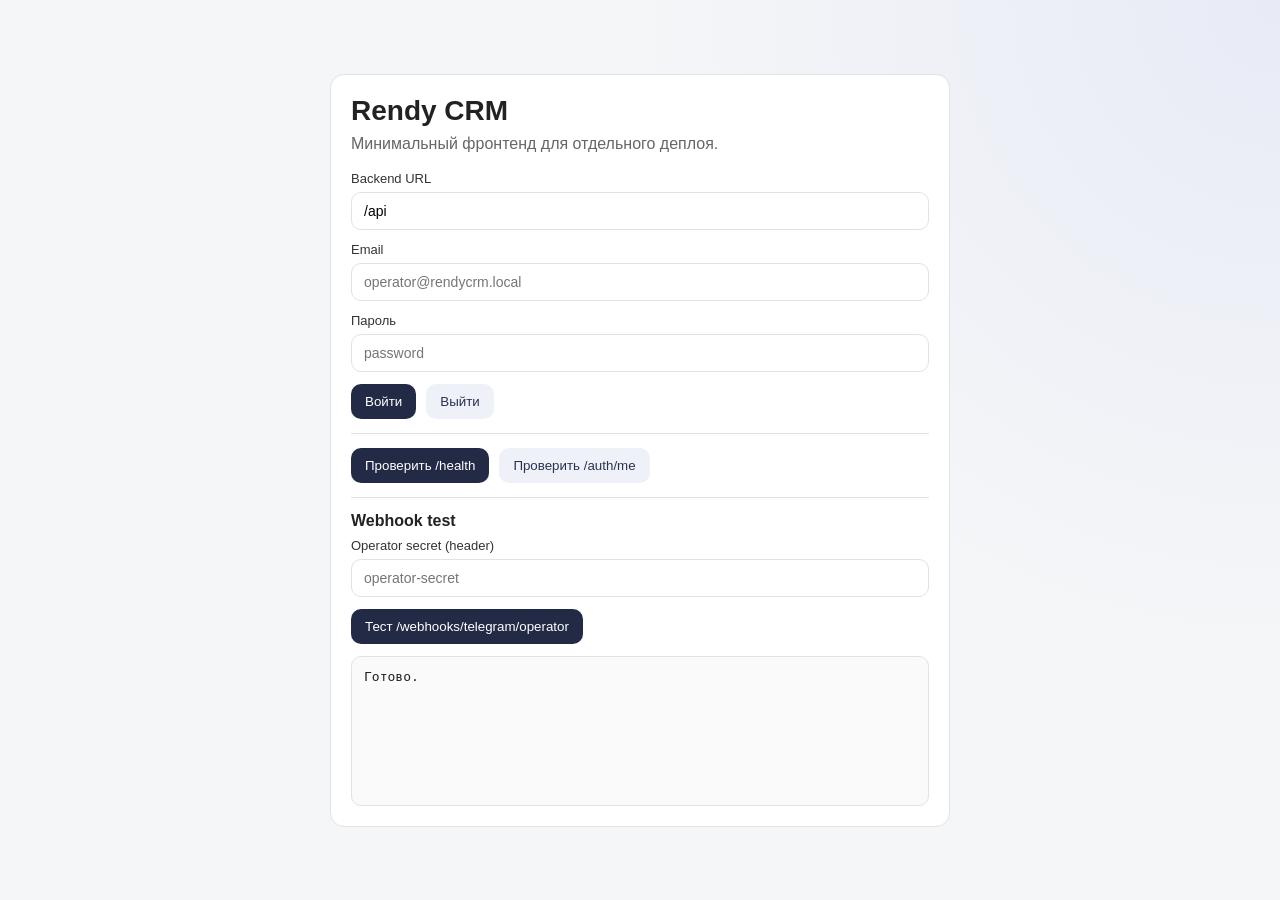
<file: index.html>
<!doctype html>
<html lang="ru">
  <head>
    <meta charset="UTF-8" />
    <meta name="viewport" content="width=device-width,initial-scale=1" />
    <title>Rendy CRM</title>
    <link rel="stylesheet" href="/styles.css" />
  </head>
  <body>
    <main class="layout">
      <section class="card">
        <h1>Rendy CRM</h1>
        <p class="muted">Минимальный фронтенд для отдельного деплоя.</p>

        <div class="field">
          <label for="apiUrl">Backend URL</label>
          <input id="apiUrl" placeholder="/api или https://your-backend.example.com" />
        </div>

        <div class="field">
          <label for="email">Email</label>
          <input id="email" placeholder="operator@rendycrm.local" />
        </div>

        <div class="field">
          <label for="password">Пароль</label>
          <input id="password" type="password" placeholder="password" />
        </div>

        <div class="row">
          <button id="loginBtn">Войти</button>
          <button id="logoutBtn" class="ghost">Выйти</button>
        </div>

        <hr />

        <div class="row">
          <button id="healthBtn">Проверить /health</button>
          <button id="meBtn" class="ghost">Проверить /auth/me</button>
        </div>

        <hr />

        <h2>Webhook test</h2>
        <div class="field">
          <label for="operatorSecret">Operator secret (header)</label>
          <input id="operatorSecret" placeholder="operator-secret" />
        </div>
        <button id="operatorWebhookBtn">Тест /webhooks/telegram/operator</button>

        <pre id="output">Готово.</pre>
      </section>
    </main>

    <script src="/config.js"></script>
    <script src="/app.js"></script>
  </body>
</html>
</file>
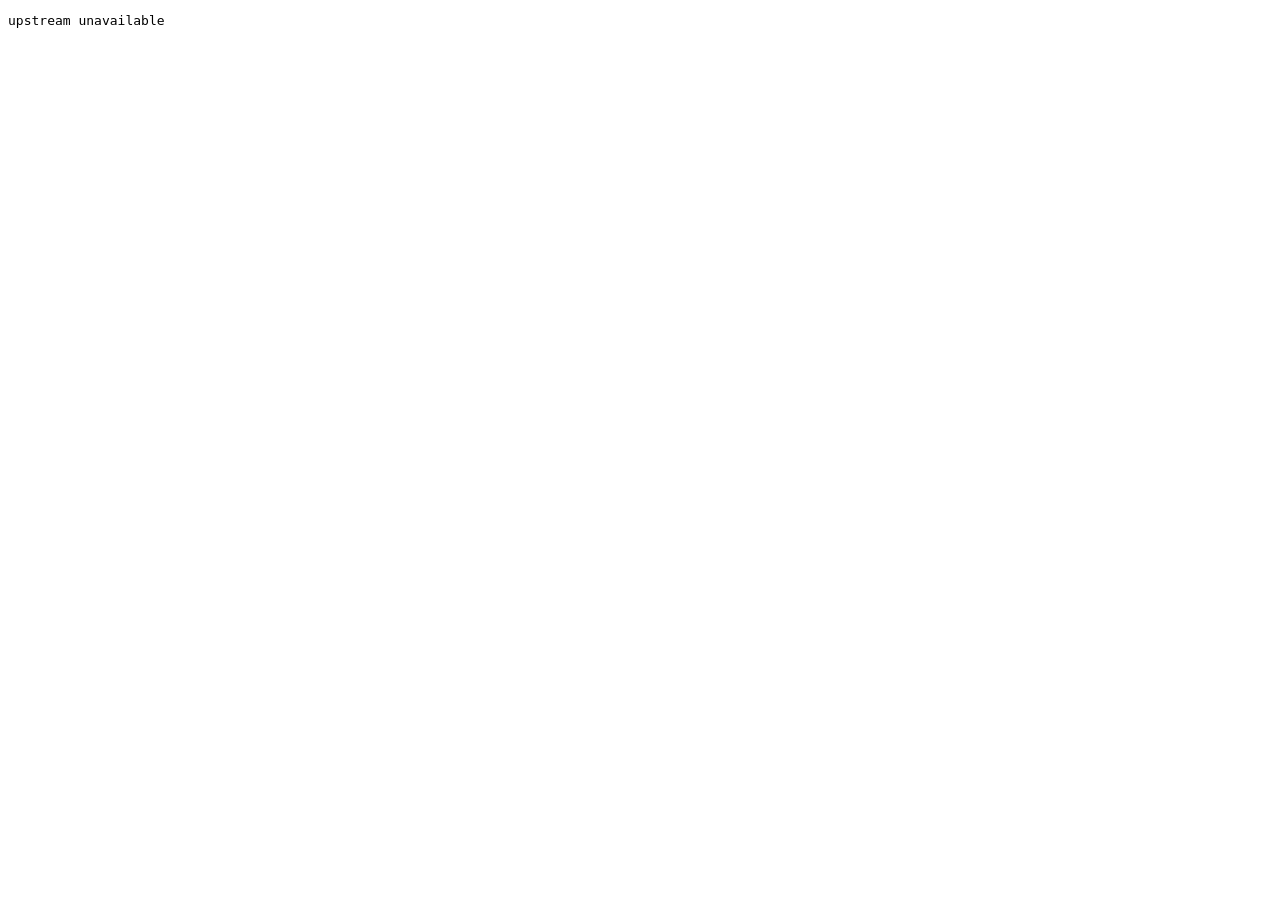
<file: 50x.html>
<!doctype html>
<html lang="en">
  <head>
    <meta charset="utf-8" />
    <meta name="viewport" content="width=device-width, initial-scale=1" />
    <title>Upstream Error</title>
  </head>
  <body>
    <pre>upstream unavailable</pre>
  </body>
</html>
</file>
<file: styles.css>
:root {
  --bg: #f5f6f8;
  --fg: #222;
  --muted: #666;
  --card: #fff;
  --border: #e2e2e2;
  --primary: #232a45;
}

* {
  box-sizing: border-box;
}

body {
  margin: 0;
  font-family: -apple-system, BlinkMacSystemFont, "Segoe UI", Roboto, Arial, sans-serif;
  background: radial-gradient(circle at top right, #e8ebf6 0%, var(--bg) 42%);
  color: var(--fg);
}

.layout {
  min-height: 100vh;
  display: grid;
  place-items: center;
  padding: 20px;
}

.card {
  width: 100%;
  max-width: 620px;
  background: var(--card);
  border: 1px solid var(--border);
  border-radius: 14px;
  padding: 20px;
}

h1 {
  margin: 0 0 8px 0;
  font-size: 28px;
}

h2 {
  margin: 8px 0;
  font-size: 16px;
}

.muted {
  margin: 0 0 18px 0;
  color: var(--muted);
}

.field {
  margin-bottom: 12px;
}

label {
  display: block;
  margin-bottom: 6px;
  color: #333;
  font-size: 13px;
}

input {
  width: 100%;
  border: 1px solid var(--border);
  border-radius: 10px;
  padding: 10px 12px;
  font-size: 14px;
}

button {
  border: none;
  border-radius: 10px;
  padding: 10px 14px;
  background: var(--primary);
  color: #fff;
  cursor: pointer;
}

button.ghost {
  background: #eef1f8;
  color: #2b3250;
}

.row {
  display: flex;
  gap: 10px;
  flex-wrap: wrap;
}

hr {
  border: none;
  border-top: 1px solid var(--border);
  margin: 14px 0;
}

pre {
  margin: 12px 0 0 0;
  border: 1px solid var(--border);
  border-radius: 10px;
  background: #fafafa;
  padding: 12px;
  min-height: 150px;
  overflow: auto;
  white-space: pre-wrap;
}
</file>
